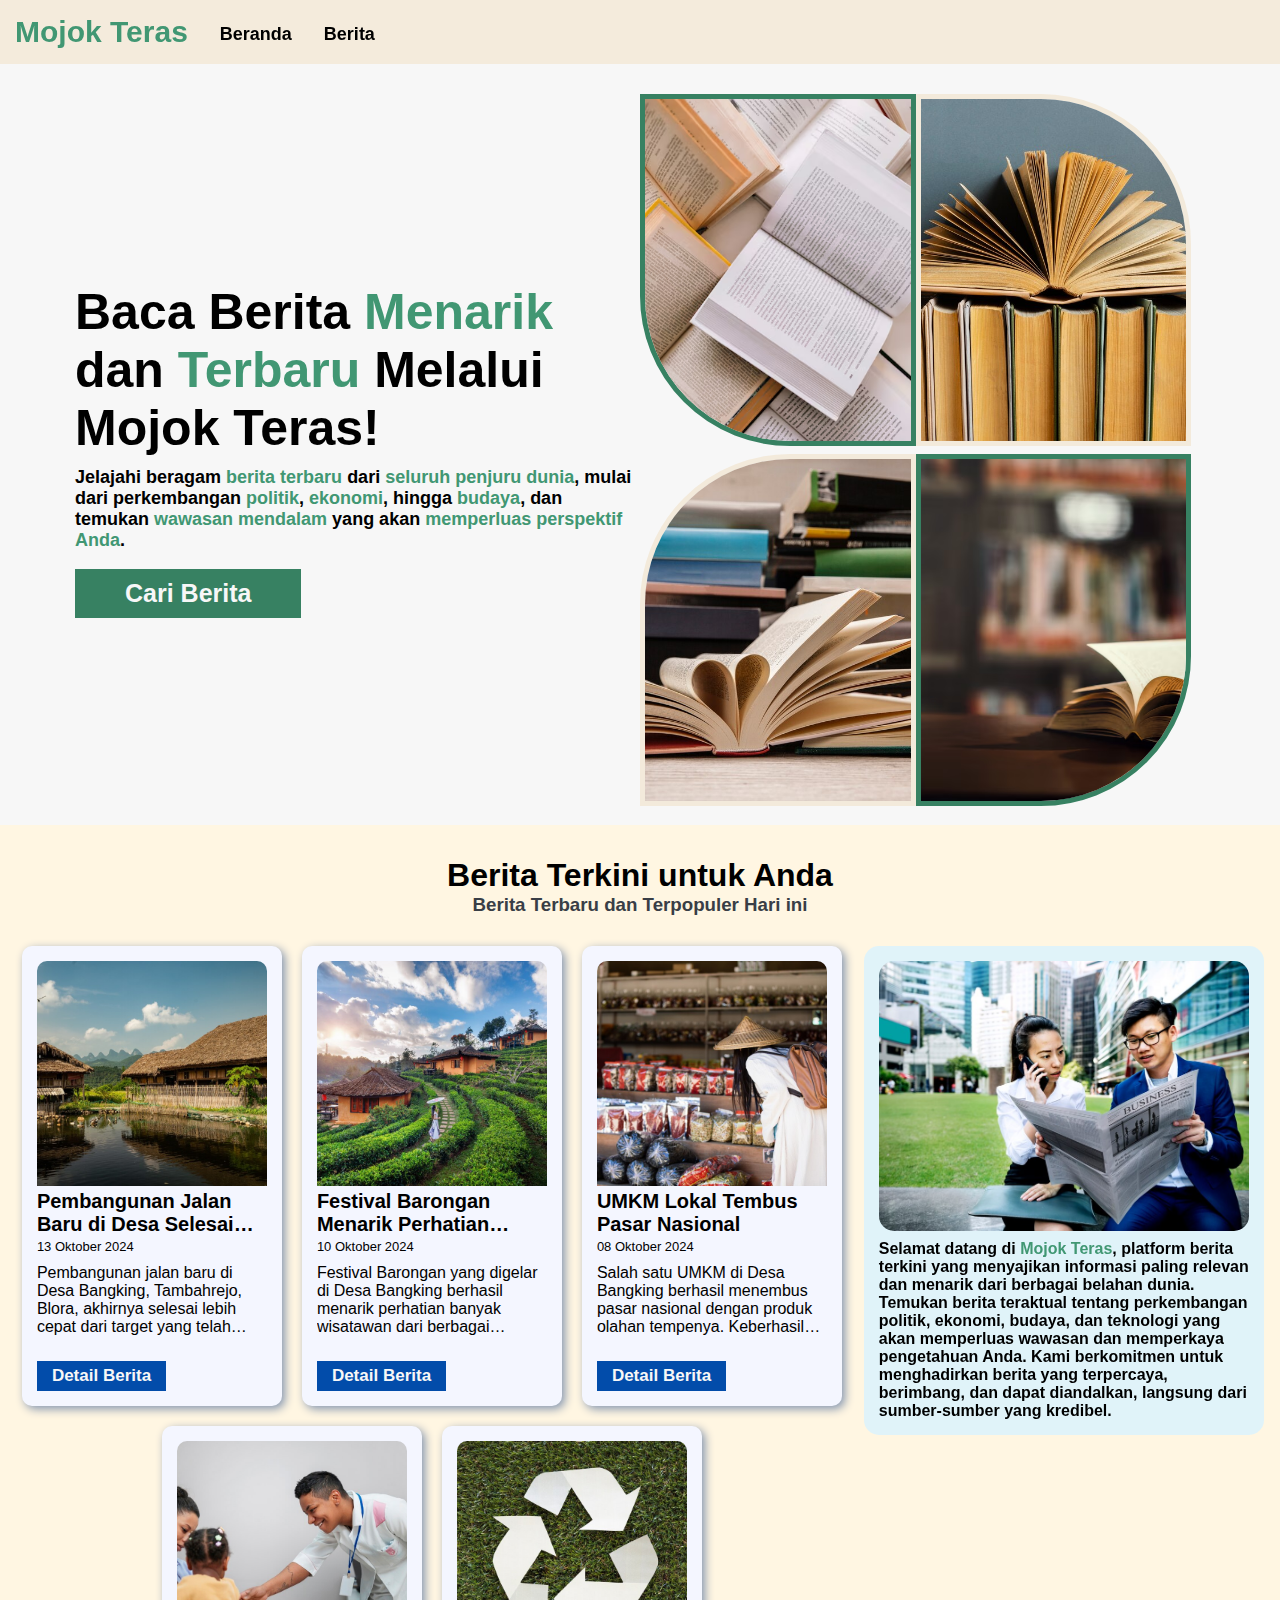
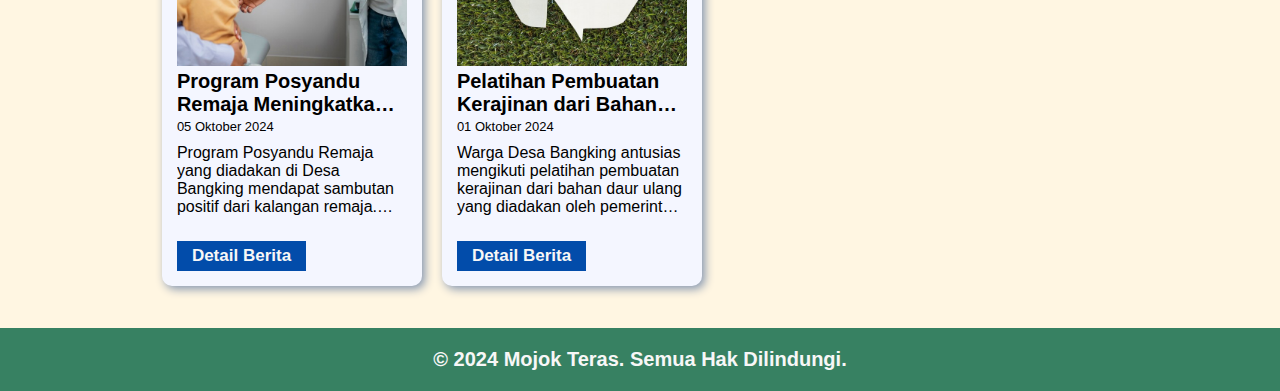
<file: index.html>
<!DOCTYPE html>
<html lang="en">
  <head>
    <meta charset="UTF-8" />
    <meta name="viewport" content="width=device-width, initial-scale=1.0" />
    <link rel="stylesheet" href="./style/index.css" />
    <title>Beranda | Mojok Teras</title>
  </head>
  <body>
    <header id="header">
      <nav class="nav-container">
        <p class="title-head" onclick="redirMain()">Mojok Teras</p>
        <ul class="nav-content">
          <li><a href="#header">Beranda</a></li>
          <li>
            <div class="dropdown-container">
              <button class="btn-dropdown">Berita</button>
              <div class="dropdown-content">
                <a href="#berita">Berita Terkini</a>
                <a href="./berita.html">Data Berita</a>
              </div>
            </div>
          </li>
        </ul>
      </nav>
      <div class="header-content">
        <div class="header-content-inside">
          <div class="header-text-container">
            <div>
              <p class="header-text-content">
                Baca Berita <span class="text-green">Menarik</span> dan
                <span class="text-green">Terbaru</span> Melalui Mojok Teras!
              </p>
              <p class="header-text-content-2">
                Jelajahi beragam
                <span class="text-green">berita terbaru</span> dari
                <span class="text-green">seluruh penjuru dunia</span>, mulai
                dari perkembangan <span class="text-green">politik</span>,
                <span class="text-green">ekonomi</span>, hingga
                <span class="text-green">budaya</span>, dan temukan
                <span class="text-green">wawasan mendalam</span> yang akan
                <span class="text-green">memperluas perspektif Anda</span>.
              </p>
              <br />
              <button class="btn-xxl btn-green" onclick="redirNews()">
                Cari Berita
              </button>
            </div>
          </div>
          <div class="header-img-container">
            <div class="img-content-container">
              <img
                class="img-header-content img-1"
                src="./public/img-content/book-1.png"
                alt="img_1"
              />
              <img
                class="img-header-content img-2"
                src="./public/img-content/book-2.png"
                alt="img_2"
              />
              <img
                class="img-header-content img-3"
                src="./public/img-content/book-3.png"
                alt="img_3"
              />
              <img
                class="img-header-content img-4"
                src="./public/img-content/book-4.png"
                alt="img_4"
              />
            </div>
          </div>
        </div>
      </div>
    </header>
    <main class="main-news" id="berita">
      <h1 class="news-header-content">Berita Terkini untuk Anda</h1>
      <h3 class="news-header-content-2">
        Berita Terbaru dan Terpopuler Hari ini
      </h3>
      <div class="news-content">
        <div id="article" class="articles-contents">
          <!-- konten berita disini menggunakan JSON -->
        </div>
        <aside class="aside-content">
          <img
            class="aside-img"
            src="./public/img-content/aside-content.png"
            alt="img_aside"
          />
          <p class="aside-text">
            Selamat datang di <span class="bold text-green">Mojok Teras</span>,
            platform berita terkini yang menyajikan informasi paling relevan dan
            menarik dari berbagai belahan dunia. Temukan berita teraktual
            tentang perkembangan politik, ekonomi, budaya, dan teknologi yang
            akan memperluas wawasan dan memperkaya pengetahuan Anda. Kami
            berkomitmen untuk menghadirkan berita yang terpercaya, berimbang,
            dan dapat diandalkan, langsung dari sumber-sumber yang kredibel.
          </p>
        </aside>
      </div>
    </main>
    <footer class="footer">
      <p class="footer-text">&copy; 2024 Mojok Teras. Semua Hak Dilindungi.</p>
    </footer>
    <script>
      const redirMain = () => {
        window.location.href = "index.html";
      };

      const redirectDetailNews = (id) => {
        return (window.location.href = `./detail/index.html?id=${id}`);
      };

      const redirNews = () => {
        return (window.location.href = "./berita.html");
      };

      fetch("./news.json")
        .then((response) => response.json())
        .then((data) => {
          const newsArray = data.news;
          if (Array.isArray(newsArray)) {
            const newsContainer = document.getElementById("article");
            newsArray.forEach((element) => {
              const cardItems = document.createElement("article");
              cardItems.className = "card-news";

              cardItems.innerHTML = `
              <div class="card-news-content">
              <img class="card-img" src="./public/img-news/${element.img_url}" alt="img_${element.title}" />
                <p class="card-title text-ellipsis-title">${element.title}</p>
                <p class="card-date">${element.date}</p>
                <div class="card-content text-ellipsis-content">${element.content}</div>
                <button class="btn-blue" onclick="redirectDetailNews(${element.id})">Detail Berita</button>
              </div>
              `;

              newsContainer.appendChild(cardItems);
            });
          } else {
            console.error("Data yang diterima bukan array:", newsArray);
          }
        })
        .catch((error) => {
          console.error("Error fetching the JSON file:", error);
        });
    </script>
  </body>
</html>
</file>
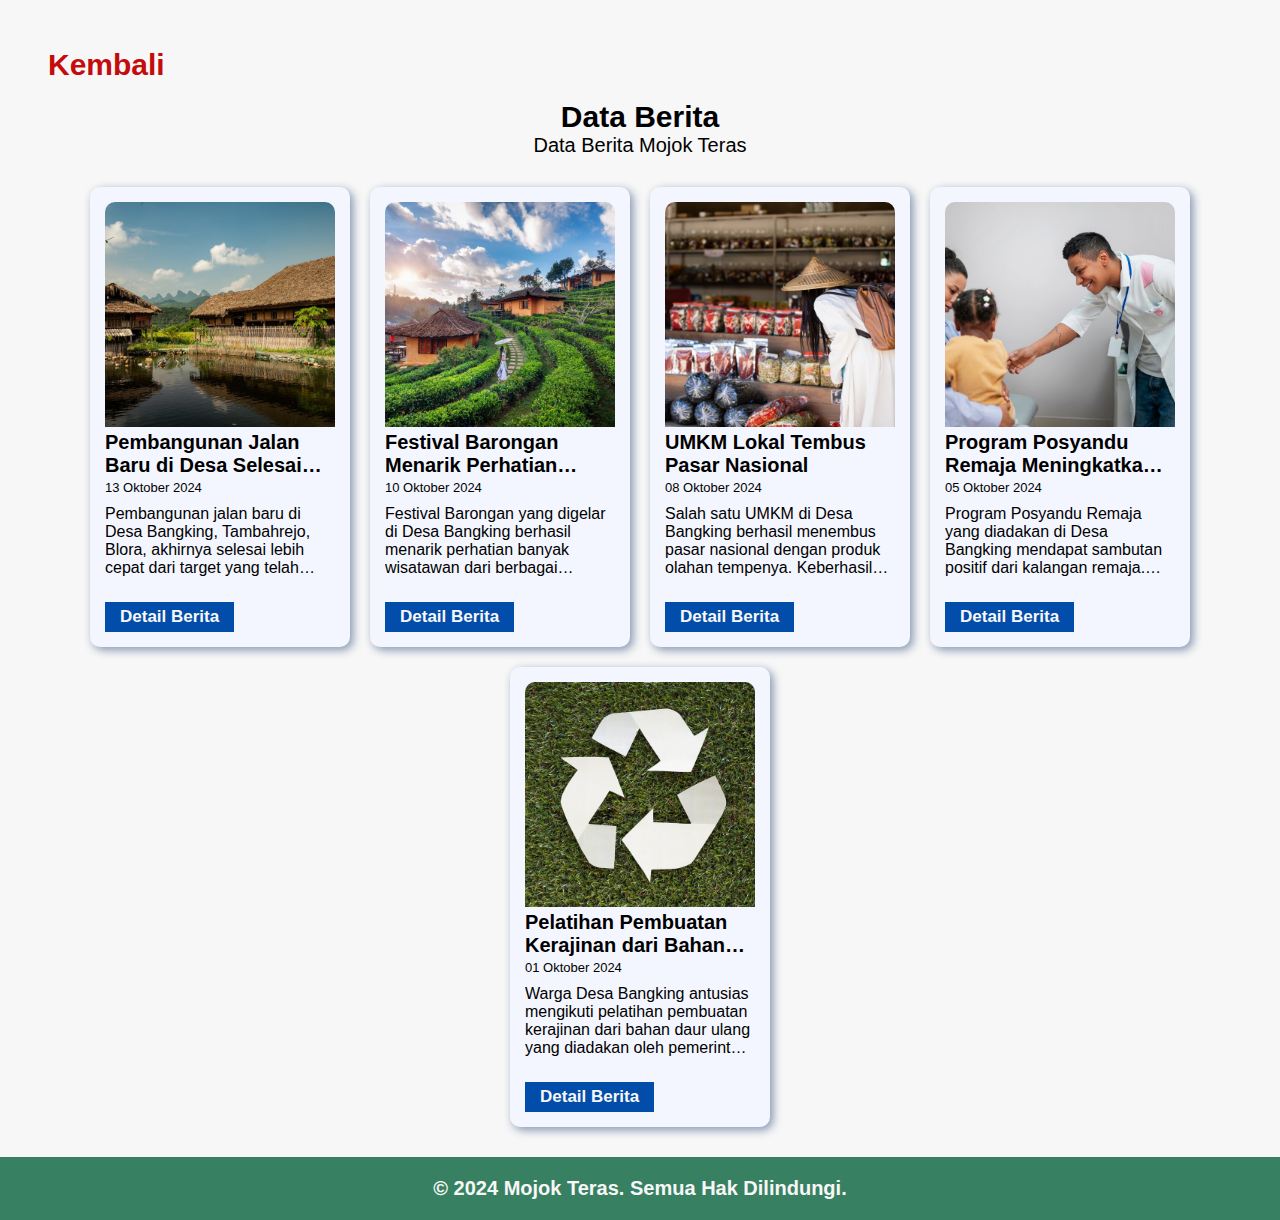
<file: berita.html>
<!DOCTYPE html>
<html lang="en">
  <head>
    <meta charset="UTF-8" />
    <meta name="viewport" content="width=device-width, initial-scale=1.0" />
    <title>Data Berita | Mojok Teras</title>
    <link rel="stylesheet" href="./style/index.css" />
  </head>
  <body>
    <header>
      <div class="back-container" onclick="redirLandingPage()">
        <p class="text-back">Kembali</p>
      </div>
      <div class="news-head-content">
        <p class="news-head-title">Data Berita</p>
        <p class="news-head-title-2">Data Berita Mojok Teras</p>
      </div>
    </header>
    <main class="news-main" id="news">
      <!-- isi data berita disini -->
    </main>
    <footer class="footer">
      <p class="footer-text">&copy; 2024 Mojok Teras. Semua Hak Dilindungi.</p>
    </footer>
    <script>
      const redirLandingPage = () => {
        return (window.location.href = "index.html");
      };

      const redirectDetailNews = (id) => {
        return (window.location.href = `./detail/index.html?id=${id}`);
      };

      fetch("news.json")
        .then((response) => response.json())
        .then((data) => {
          const newsArray = data.news;
          if (Array.isArray(newsArray)) {
            const newsContainer = document.getElementById("news");
            newsArray.forEach((element) => {
              const cardItems = document.createElement("div");
              cardItems.className = "card-news-2";

              cardItems.innerHTML = `
              <div class="card-news-content">
              <img class="card-img" src="./public/img-news/${element.img_url}" alt="img_${element.title}" />
                <p class="card-title-2 text-ellipsis-title">${element.title}</p>
                <p class="card-date">${element.date}</p>
                <div class="card-content-2 text-ellipsis-content">${element.content}</div>
                <button class="btn-blue-2" onclick="redirectDetailNews(${element.id})">Detail Berita</button>
              </div>
              `;

              newsContainer.appendChild(cardItems);
            });
          } else {
            console.error("Data yang diterima bukan array:", newsArray);
          }
        })
        .catch((error) => {
          console.error("Error fetching the JSON file:", error);
        });
    </script>
  </body>
</html>
</file>
<file: style/index.css>
* {
  margin: 0;
  padding: 0;
  font-family: Arial, Helvetica, sans-serif;
}

body {
  background-color: #f7f7f7;
}

header {
  width: 100%;
}

nav {
  position: fixed;
}

a {
  text-decoration: none;
}

.nav-container {
  width: 100%;
  display: flex;
  background-color: rgba(242, 231, 213, 0.8);
  backdrop-filter: blur(5px);
  -webkit-backdrop-filter: blur(5px);
  align-items: center;
  padding: 15px;
  z-index: 2;
}

.title-head {
  cursor: pointer;
  color: #419773;
  font-size: 30px;
  font-weight: bolder;
}

.nav-content li a,
.btn-dropdown {
  color: black;
  font-weight: 600;
}

.nav-content li a:hover,
.btn-dropdown:hover {
  color: #393e46;
}

.nav-content {
  display: flex;
  list-style-type: none;
}

.nav-content li {
  font-size: 18px;
  margin-left: 2rem;
  margin-top: 5px;
}

.dropdown-container {
  position: relative;
}

.btn-dropdown {
  font-size: 18px;
  font-weight: 600;
  border: none;
  background-color: transparent;
  cursor: pointer;
}

.dropdown-content {
  display: none;
  position: absolute;
  background-color: #6d9886;
  min-width: 10rem;
  z-index: 1;
}

.dropdown-container:hover .dropdown-content {
  display: block;
}

.dropdown-content a {
  color: rgb(255, 255, 255) !important;
  font-weight: 500 !important;
  padding: 12px 16px;
  font-size: 16px !important;
  text-decoration: none;
  display: block;
  border: 0.5px solid rgb(255, 255, 255);
}

.dropdown-content a:hover {
  background-color: #419773;
}

.header-content {
  padding: 75px 75px 0px 75px;
  height: auto;
}

.header-content-inside {
  margin: 1.2rem 0;
  display: flex;
  flex-wrap: wrap;
}

.header-text-container,
.header-img-container {
  display: flex;
  justify-content: center;
  align-items: center;
  width: 50%;
}

.header-text-content {
  font-size: 50px;
  font-weight: 700;
}

.header-text-content-2 {
  margin-top: 10px;
  font-size: 18px;
  font-weight: 600;
}

.text-green {
  color: #419773;
}

.bold {
  font-weight: bold;
}

.btn-xxl {
  font-size: 25px;
  margin: 0;
  padding: 10px 50px;
  font-weight: bold;
  cursor: pointer;
}

.btn-green {
  border: none;
  background-color: #378162;
  color: #f7f7f7;
}

.btn-green:hover {
  background-color: #419773;
}

.img-content-container {
  width: 100%;
  display: flex;
  flex-wrap: wrap;
}

.img-header-content {
  width: 47%;
  height: 38vh;
  object-fit: cover;
}

.img-1,
.img-4 {
  border: 5px solid #378162;
}

.img-3,
.img-2 {
  border: 5px solid #f3eadb;
}

.img-3,
.img-4 {
  margin-top: 0.5rem;
}

.img-1 {
  border-radius: 0px 0px 0px 150px;
  -webkit-border-radius: 0px 0px 0px 150px;
  -moz-border-radius: 0px 0px 0px 150px;
  -ms-border-radius: 0px 0px 0px 150px;
  -o-border-radius: 0px 0px 0px 150px;
}

.img-2 {
  border-radius: 0px 150px 0px 0px;
  -webkit-border-radius: 0px 150px 0px 0px;
  -moz-border-radius: 0px 150px 0px 0px;
  -ms-border-radius: 0px 150px 0px 0px;
  -o-border-radius: 0px 150px 0px 0px;
}

.img-3 {
  border-radius: 150px 0px 0px 0px;
  -webkit-border-radius: 150px 0px 0px 0px;
  -moz-border-radius: 150px 0px 0px 0px;
  -ms-border-radius: 150px 0px 0px 0px;
  -o-border-radius: 150px 0px 0px 0px;
}

.img-4 {
  border-radius: 0px 0px 150px 0px;
  -webkit-border-radius: 0px 0px 150px 0px;
  -moz-border-radius: 0px 0px 150px 0px;
  -ms-border-radius: 0px 0px 150px 0px;
  -o-border-radius: 0px 0px 150px 0px;
}

.main-news {
  background-color: #fff6e2;
}

.news-header-content {
  padding-top: 2rem;
  text-align: center;
  font-weight: bold;
}

.news-header-content-2 {
  padding-bottom: 20px;
  color: #393e46;
  text-align: center;
  font-weight: 600;
}

.news-content {
  display: flex;
  padding-bottom: 2rem;
}

.articles-contents {
  display: flex;
  flex-wrap: wrap;
  width: 70%;
  justify-content: center;
}

.aside-content {
  width: 30%;
  height: fit-content;
  z-index: 0;
  margin-right: 1rem;
  margin-top: 10px;
  padding: 15px;
  background-color: rgba(216, 242, 255, 0.8);
  backdrop-filter: blur(5px);
  -webkit-backdrop-filter: blur(5px);
  border-radius: 15px;
  -webkit-border-radius: 15px;
  -moz-border-radius: 15px;
  -ms-border-radius: 15px;
  -o-border-radius: 15px;
}

.aside-img {
  width: 100%;
  height: 30vh;
  object-fit: cover;
  border-radius: 15px;
  -webkit-border-radius: 15px;
  -moz-border-radius: 15px;
  -ms-border-radius: 15px;
  -o-border-radius: 15px;
}

.aside-text {
  margin-top: 5px;
  font-size: 16px;
  font-weight: 600;
}

.card-news {
  background-color: #f4f6ff;
  box-shadow: 3px 3px 10px #8394af;
  margin: 10px;
  width: 230px;
  height: fit-content;
  padding: 15px;
  border-radius: 10px;
  -webkit-border-radius: 10px;
  -moz-border-radius: 10px;
  -ms-border-radius: 10px;
  -o-border-radius: 10px;
}

.card-news-content {
  height: 100%;
}

.card-img {
  width: 100%;
  object-fit: cover;
  height: 25vh;
  border-radius: 10px 10px 0px 0px;
  -webkit-border-radius: 10px 10px 0px 0px;
  -moz-border-radius: 10px 10px 0px 0px;
  -ms-border-radius: 10px 10px 0px 0px;
  -o-border-radius: 10px 10px 0px 0px;
}

.card-title {
  font-size: 20px;
  margin-bottom: 3px;
  font-weight: bold;
}

.card-date {
  font-size: 13px;
}

.card-content {
  font-size: 16px;
  margin-top: 10px;
}

.text-ellipsis-title {
  display: -webkit-box;
  -webkit-line-clamp: 2;
  line-clamp: 2;
  -webkit-box-orient: vertical;
  overflow: hidden;
  text-overflow: ellipsis;
}

.text-ellipsis-content {
  display: -webkit-box;
  -webkit-line-clamp: 4;
  line-clamp: 4;
  -webkit-box-orient: vertical;
  overflow: hidden;
  text-overflow: ellipsis;
}

.btn-blue {
  margin-top: 25px;
  font-size: 17px;
  padding: 5px 15px;
  color: #f7f7f7;
  background-color: #024caa;
  cursor: pointer;
  border: none;
  font-weight: bold;
}

.btn-blue:hover {
  background-color: #0067ef;
}

.footer {
  background-color: #378162;
  padding: 20px 0px;
}

.footer-text {
  text-align: center;
  font-size: 20px;
  font-weight: bold;
  color: #f7f7f7;
}

@media (max-width: 1246px) {
  .card-news {
    width: 210px;
  }
}

@media (max-width: 1168px) {
  .card-news {
    width: 190px;
  }
}

@media (max-width: 772px) {
  .img-header-content {
    width: 45%;
    height: 30vh;
  }

  .header-text-content {
    font-size: 40px;
  }

  .header-text-content-2 {
    font-size: 15px;
  }
}

@media (max-width: 732px) {
  .card-news {
    width: fit-content;
  }
}

@media (max-width: 687px) {
  .img-header-content {
    width: 43%;
    height: 28vh;
  }

  .header-text-content {
    font-size: 35px;
  }

  .header-text-content-2 {
    font-size: 15px;
  }

  .btn-xxl {
    font-size: 18px;
  }
}

@media (max-width: 600px) {
  .img-content-container {
    margin-left: 10px;
  }

  .img-header-content {
    width: 40%;
    height: 25vh;
  }

  .header-text-content {
    font-size: 30px;
  }

  .header-text-content-2 {
    font-size: 12px;
  }

  .btn-xxl {
    font-size: 15px;
  }

  .title-head {
    font-size: 20px;
  }

  .nav-content li,
  .btn-dropdown {
    font-size: 15px;
  }

  .aside-content {
    display: none;
  }

  .articles-contents {
    width: 100%;
  }

  .card-news {
    width: 200px;
  }
}

@media (max-width: 521px) {
  .header-text-content {
    font-size: 25px;
  }

  .header-text-content-2 {
    font-size: 12px;
  }

  .card-title {
    font-size: 15px;
  }

  .card-content {
    font-size: 10px;
  }

  .btn-blue {
    font-size: 13px;
  }

  .card-news {
    width: 150px;
  }

  .btn-xxl {
    font-size: 12px;
  }

  .news-header-content {
    font-size: 20px;
  }

  .news-header-content-2 {
    font-size: 15px;
  }

  .footer-text {
    font-size: 15px;
  }
}

@media (max-width: 450px) {
  .header-text-container {
    width: 100%;
    padding: 0;
    margin: 0;
  }

  .header-img-container {
    width: 100%;
    margin-left: 0;
    margin-top: 2rem;
    gap: 1rem;
  }
  .img-header-content {
    width: 45%;
    height: 20vh;
  }
}

@media (max-width: 400px) {
  .card-news {
    width: fit-content;
    margin: 1rem 3rem;
  }
}

@media (max-width: 345px) {
  .img-header-content {
    width: 43%;
    height: 20vh;
  }
}

.back-container {
  position: absolute;
  margin-left: 2rem;
  margin-top: 2rem;
  cursor: pointer;
  padding: 1rem;
}

.text-back {
  font-size: 30px;
  font-weight: bold;
  color: #c40c0c;
}

.text-back:hover {
  color: rgb(255, 55, 88);
}

.news-head-content {
  padding-top: 100px;
}

.news-head-title,
.news-head-title-2 {
  text-align: center;
}

.news-head-title {
  font-size: 30px;
  font-weight: bold;
}

.news-head-title-2 {
  font-size: 20px;
}

.news-main {
  padding: 20px 15px;
  display: flex;
  flex-wrap: wrap;
  justify-content: center;
}

.card-news-2 {
  background-color: #f4f6ff;
  box-shadow: 3px 3px 10px #8394af;
  margin: 10px;
  width: 230px;
  height: fit-content;
  padding: 15px;
  border-radius: 10px;
  -webkit-border-radius: 10px;
  -moz-border-radius: 10px;
  -ms-border-radius: 10px;
  -o-border-radius: 10px;
}

.card-title-2 {
  font-size: 20px;
  margin-bottom: 3px;
  font-weight: bold;
}

.card-content-2 {
  font-size: 16px;
  margin-top: 10px;
}

.btn-blue-2 {
  margin-top: 25px;
  font-size: 17px;
  padding: 5px 15px;
  color: #f7f7f7;
  background-color: #024caa;
  cursor: pointer;
  border: none;
  font-weight: bold;
}

.back-container-2 {
  position: absolute;
  margin-left: 1rem;
  margin-top: 1rem;
  cursor: pointer;
  padding: 1rem;
}

.btn-blue-2:hover {
  background-color: #0067ef;
}

#header-news-detail-container {
  padding: 100px 2rem 0px 2rem;
}

.img-detail-news {
  width: 100%;
  height: 50vh;
  object-fit: cover;
  border-radius: 15px;
  -webkit-border-radius: 15px;
  -moz-border-radius: 15px;
  -ms-border-radius: 15px;
  -o-border-radius: 15px;
}

.title-detail-news {
  font-size: 40px;
  font-weight: bold;
}

.content-detail-news {
  padding: 0px 2rem 2rem 2rem;
  margin-top: 2rem;
}
</file>
